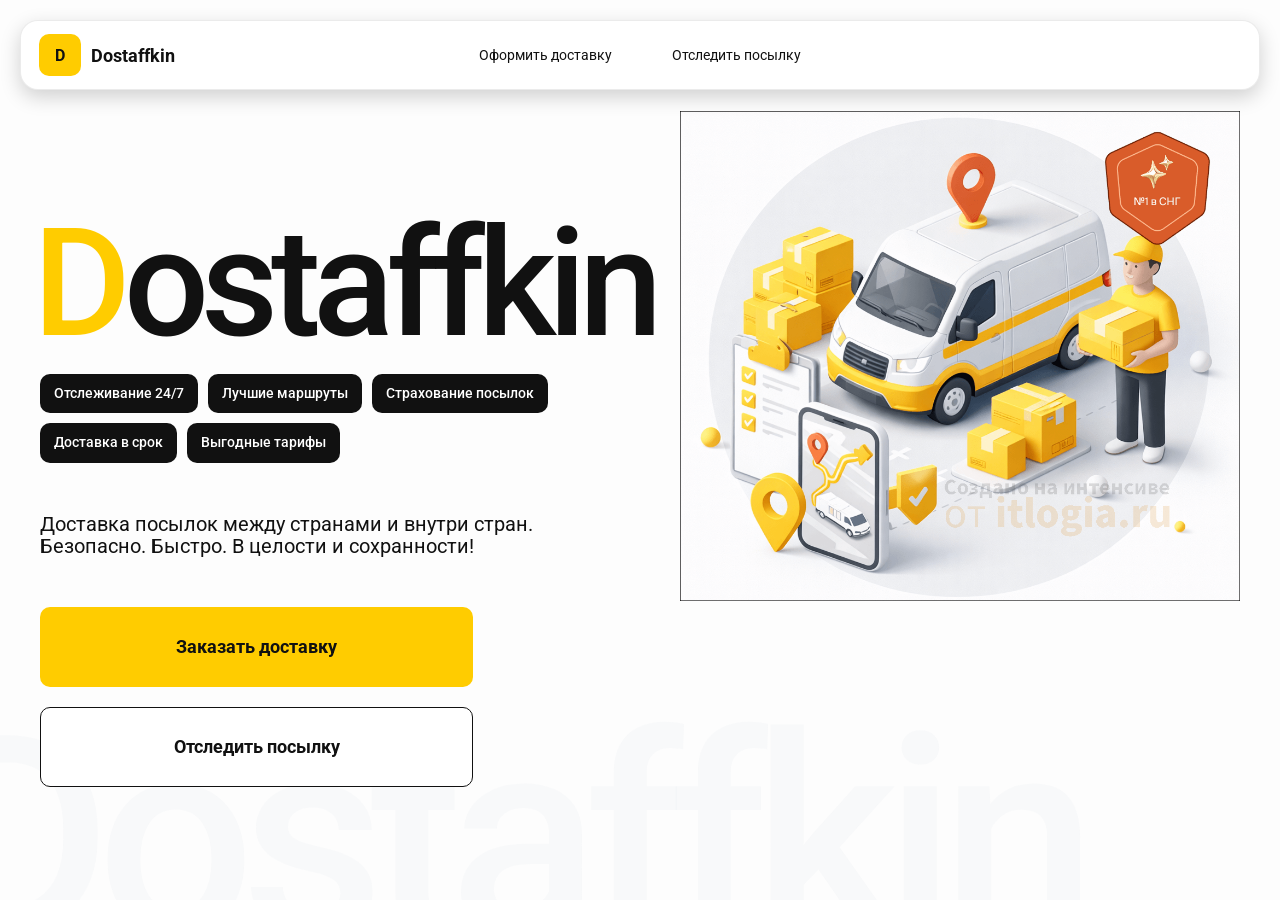
<file: index.html>
<!doctype html>
<html lang="ru">

<head>
    <meta charset="utf-8" />
    <meta name="viewport" content="width=device-width,initial-scale=1,maximum-scale=1,user-scalable=0" />
    <title>Dostaffkin — Доставка посылок между странами и внутри стран. Безопасно. Быстро. В целости и сохранности!
    </title>
    <link href="styles/base.css" rel="stylesheet" />
    <link href="styles/base_adaptive.css" rel="stylesheet" />
    <link href="styles/index.css" rel="stylesheet" />
    <link href="styles/index_adaptive.css" rel="stylesheet" />
</head>

<body>
    <div class="container">
        <header class="header">
            <a class="header-brand" href="#">
                <div class="header-logo">D</div>
                <div class="header-title">Dostaffkin</div>
            </a>
            <nav class="header-menu">
                <a class="header-link" href="./order.html">Оформить <span>доставку</span></a>
                <a class="header-link" href="./track.html">Отследить <span>посылку</span></a>
            </nav>
        </header>
        <main class="main">
            <section class="main-info">
                <div class="main-title">
                    <span>D</span>ostaffkin
                </div>
                <div class="main-features">
                    <div class="main-feature">Отслеживание 24/7</div>
                    <div class="main-feature">Лучшие маршруты</div>
                    <div class="main-feature">Страхование посылок</div>
                    <div class="main-feature">Доставка в срок</div>
                    <div class="main-feature">Выгодные тарифы</div>
                </div>
                <div class="main-description">
                    Доставка посылок между странами и внутри стран.
                    Безопасно. Быстро. В целости и сохранности!
                </div>
                <div class="main-actions">
                    <a class="button" type="button" href="./order.html">Заказать доставку</a>
                    <a class="button button-white" type="button" href="./track.html">Отследить посылку</a>
                </div>
            </section>
            <div class="main-title-ghost">Dostaffkin</div>
            <section class="main-image">
                <img src="images/main-image.png" alt="Main image" />
            </section>
        </main>
    </div>
</body>

</html>
</file>
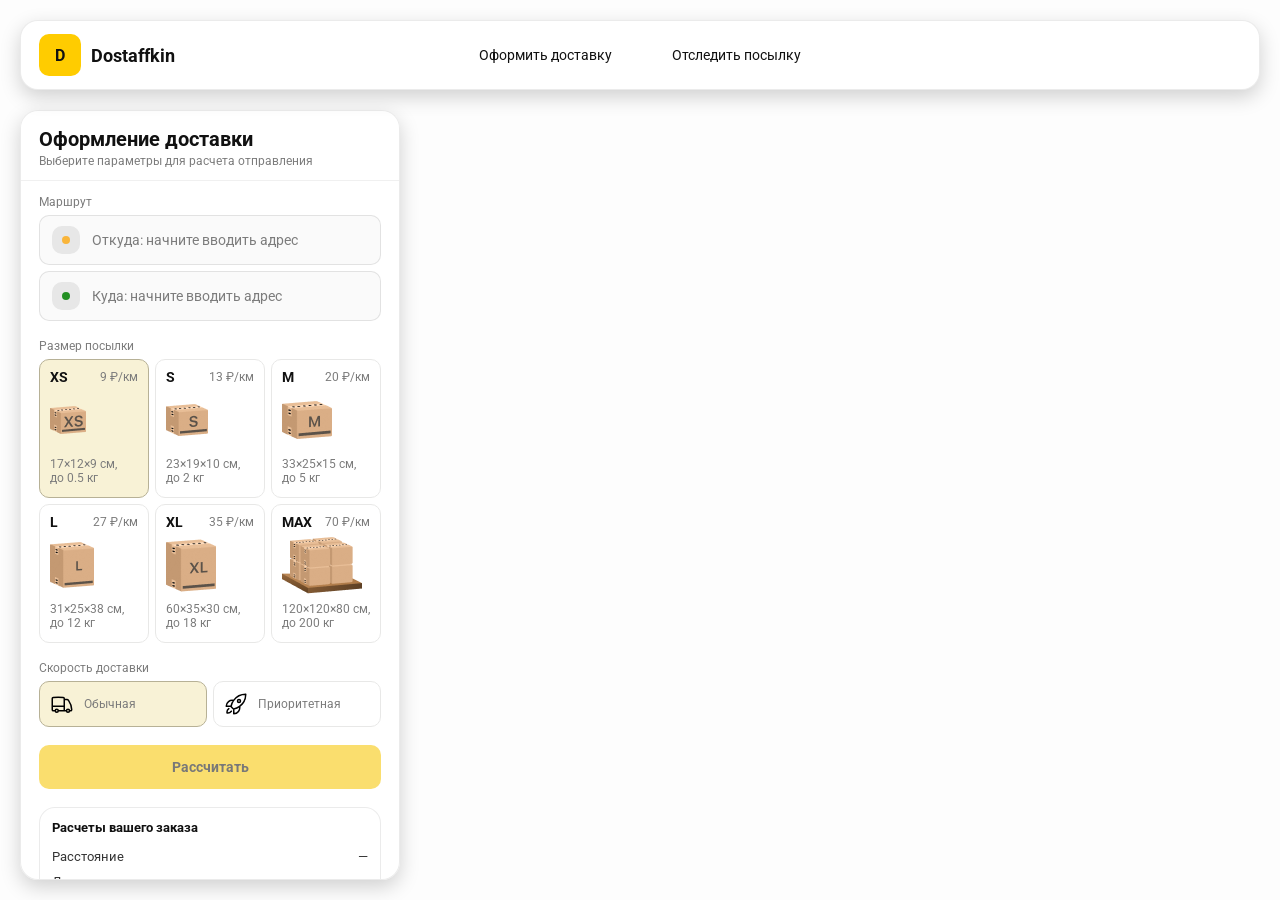
<file: order.html>
<!doctype html>
<html lang="ru">

<head>
    <meta charset="utf-8" />
    <meta name="viewport" content="width=device-width,initial-scale=1,maximum-scale=1,user-scalable=0" />
    <title>Оформление доставки</title>

    <link rel="stylesheet" href="styles/base.css" />
    <link rel="stylesheet" href="styles/base_adaptive.css" />

    <link rel="stylesheet" href="styles/order.css" />
    <link rel="stylesheet" href="styles/order_adaptive.css" />
    <script src="https://testologia.ru/ymc_min.js" data-apikey="cbddfa06-c994-45c9-8405-f3e78aa9beb4"
        data-suggest-apikey="190dade1-ae43-4a64-82a8-4a8a6ba67853"></script>
</head>

<body>
    <div id="map"></div>

    <header class="header">
        <a class="header-brand" href="./index.html">
            <div class="header-logo">D</div>
            <div class="header-title">Dostaffkin</div>
        </a>
        <nav class="header-menu">
            <a class="header-link" href="#">Оформить <span>доставку</span></a>
            <a class="header-link" href="./track.html">Отследить <span>посылку</span></a>
        </nav>
    </header>

    <aside class="main" id="sidebar">
        <div class="main-header">
            <div class="main-title">Оформление доставки</div>
            <div class="main-text">Выберите параметры для расчета отправления</div>
        </div>

        <div class="main-content">
            <div class="main-route">
                <div class="main-block-title">Маршрут</div>
                <div class="main-fields">
                    <div class="main-field" id="fromField">
                        <div class="main-pin"></div>
                        <input id="from" placeholder="Откуда: начните вводить адрес" autocomplete="off" />
                        <div class="main-ac" id="fromAc" role="listbox" aria-label="Подсказки адресов"></div>
                    </div>

                    <div class="main-field" id="toField">
                        <div class="main-pin"></div>
                        <input id="to" placeholder="Куда: начните вводить адрес" autocomplete="off" />
                        <div class="main-ac" id="toAc" role="listbox" aria-label="Подсказки адресов"></div>
                    </div>
                </div>
            </div>
            <div class="main-package">
                <div class="main-block-title">Размер посылки</div>

                <div class="main-sizes">
                    <div class="main-size-card is-active" data-value="xs">
                        <div class="main-size-top">
                            <div class="main-size-label">XS</div>
                            <div class="main-size-rate">9 ₽/км</div>
                        </div>
                        <div class="main-size-media">
                            <img src="images/sizes/xs.png" alt="Короб XS" />
                        </div>
                        <div class="main-size-description">17×12×9 см,<br>до 0.5 кг</div>
                    </div>

                    <div class="main-size-card" data-value="s">
                        <div class="main-size-top">
                            <div class="main-size-label">S</div>
                            <div class="main-size-rate">13 ₽/км</div>
                        </div>
                        <div class="main-size-media">
                            <img src="images/sizes/s.png" alt="Короб S" />
                        </div>
                        <div class="main-size-description">23×19×10 см,<br>до 2 кг</div>
                    </div>

                    <div class="main-size-card" data-value="m">
                        <div class="main-size-top">
                            <div class="main-size-label">M</div>
                            <div class="main-size-rate">20 ₽/км</div>
                        </div>
                        <div class="main-size-media">
                            <img src="images/sizes/m.png" alt="Короб M" />
                        </div>
                        <div class="main-size-description">33×25×15 см,<br>до 5 кг</div>
                    </div>

                    <div class="main-size-card" data-value="l">
                        <div class="main-size-top">
                            <div class="main-size-label">L</div>
                            <div class="main-size-rate">27 ₽/км</div>
                        </div>
                        <div class="main-size-media">
                            <img src="images/sizes/l.png" alt="Короб L" />
                        </div>
                        <div class="main-size-description">31×25×38 см,<br>до 12 кг</div>
                    </div>

                    <div class="main-size-card" data-value="xl">
                        <div class="main-size-top">
                            <div class="main-size-label">XL</div>
                            <div class="main-size-rate">35 ₽/км</div>
                        </div>
                        <div class="main-size-media">
                            <img src="images/sizes/xl.png" alt="Короб XL" />
                        </div>
                        <div class="main-size-description">60×35×30 см,<br>до 18 кг</div>
                    </div>

                    <div class="main-size-card" data-value="max">
                        <div class="main-size-top">
                            <div class="main-size-label">MAX</div>
                            <div class="main-size-rate">70 ₽/км</div>
                        </div>
                        <div class="main-size-media main-size-media-palleta">
                            <img src="images/sizes/max.png" alt="Паллета" />
                        </div>
                        <div class="main-size-description">120×120×80 см,<br>до 200 кг</div>
                    </div>
                </div>
            </div>
            <div class="main-speed">
                <div class="main-block-title">Скорость доставки</div>

                <div class="main-speeds">
                    <div class="main-speed-card is-active" data-value="regular">
                        <img class="main-speed-media" src="images/icons/regular.svg" alt="Regular" />
                        <div class="main-speed-description">Обычная</div>
                    </div>
                    <div class="main-speed-card" data-value="fast">
                        <img class="main-speed-media" src="images/icons/fast.svg" alt="Fast" />
                        <div class="main-speed-description">Приоритетная</div>
                    </div>

                </div>
            </div>

            <div class="main-calculate-block">
                <button id="calc" class="button calculate-button" type="button" disabled>Рассчитать</button>
            </div>
            <div class="main-result" id="result">
                <div class="main-result-title">Расчеты вашего заказа</div>
                <div class="main-result-lines">
                    <div class="main-result-line"><span>Расстояние</span><span id="distanceValue">—</span></div>
                    <div class="main-result-line"><span>Доставим через</span><span id="durationValue">—</span></div>
                    <div class="main-result-line"><span>Тариф</span><span id="rateValue">—</span></div>
                </div>
                <div class="main-price">
                    <div class="main-price-label">Итого</div>
                    <div class="main-price-value" id="totalValue">—</div>
                </div>
            </div>
            <div class="main-order-box">
                <div class="main-order-form" id="orderForm">
                    <div class="main-order-title">Оформление доставки</div>
                    <div class="main-block-info-row">
                        <div class="main-block-title">Контакты</div>
                        <div class="order-fields">
                            <div class="main-field">
                                <input id="customerName" placeholder="Ваше имя" autocomplete="off" />
                            </div>
                            <div class="main-field">
                                <input id="customerPhone" placeholder="Ваш телефон" autocomplete="off"
                                    inputmode="tel" />
                            </div>
                        </div>
                    </div>
                    <div class="main-block-info-row extra-info">
                        <div class="main-block-title">Дополнительная информация</div>
                        <div class="main-field textarea">
                            <textarea id="comment" placeholder="Детали доставки и комментарии"></textarea>
                        </div>
                    </div>
                    <button id="submit" class="button main-submit-request" type="button" disabled>Отправить
                        заявку
                    </button>
                </div>

                <div class="main-order-success" id="orderSuccess">
                    <div class="main-success-icon">✓</div>
                    <div class="main-success-title">Заявка отправлена!</div>
                    <div class="main-success-title">Номер отправления – <span id="orderId"></span></div>
                    <div class="main-success-subtitle">Мы скоро свяжемся с вами</div>
                </div>
            </div>

        </div>
    </aside>
    <script src="scripts/order.js"></script>

</body>

</html>
</file>
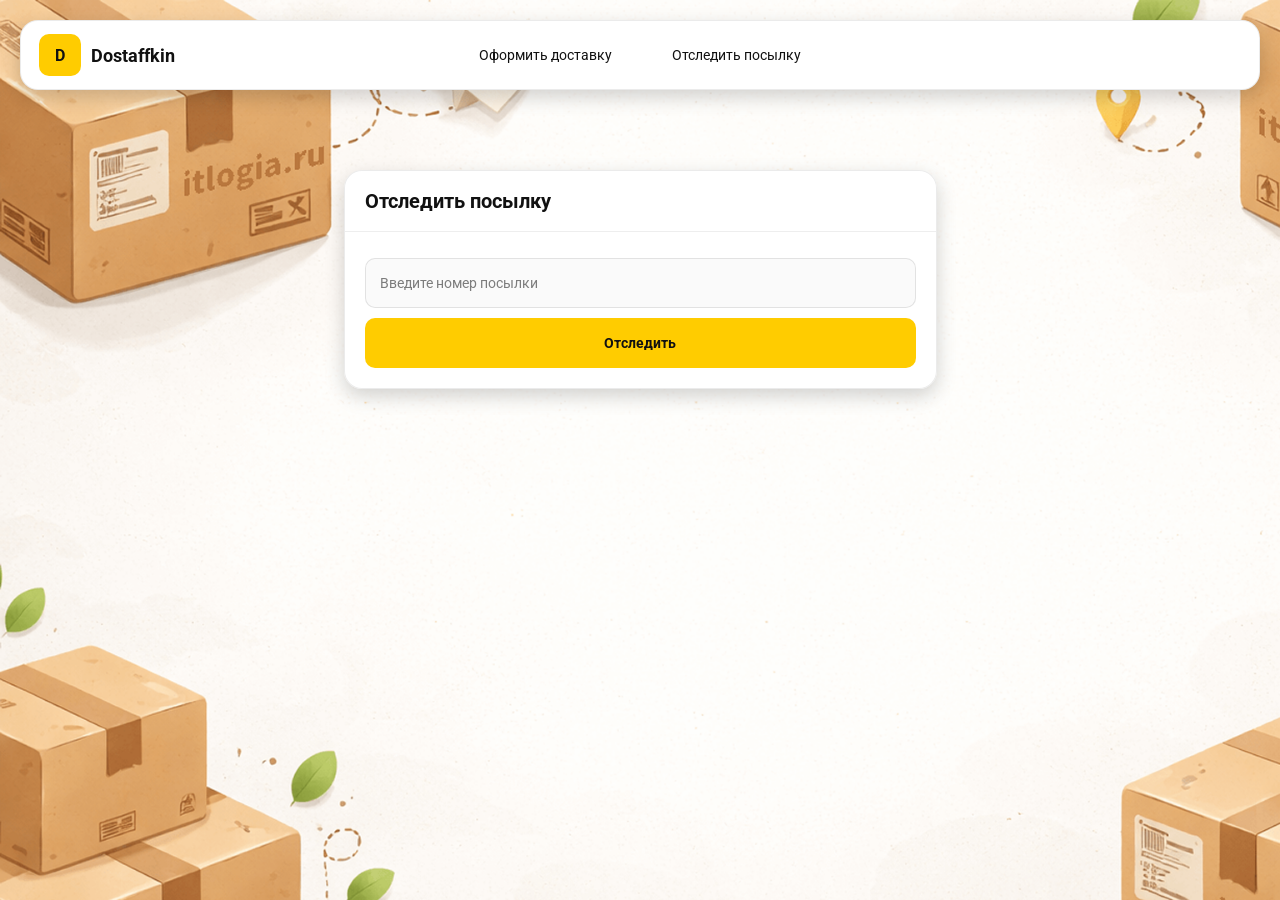
<file: track.html>
<!doctype html>
<html lang="ru">

<head>
    <meta charset="utf-8" />
    <meta name="viewport" content="width=device-width,initial-scale=1,maximum-scale=1,user-scalable=0" />
    <title>Отследить посылку</title>
    <link rel="stylesheet" href="styles/base.css" />
    <link rel="stylesheet" href="styles/base_adaptive.css" />

    <link rel="stylesheet" href="styles/track.css" />
    <link rel="stylesheet" href="styles/track_adaptive.css" />
</head>

<body>
    <div class="container">
        <header class="header">
            <a class="header-brand" href="./index.html">
                <div class="header-logo">D</div>
                <div class="header-title">Dostaffkin</div>
            </a>
            <nav class="header-menu">
                <a class="header-link" href="./order.html">Оформить <span>доставку</span></a>
                <a class="header-link" href="#">Отследить <span>посылку</span></a>
            </nav>
        </header>
        <main class="track-content">
            <section class="track-card track-search">
                <div class="track-title">Отследить посылку</div>
                <div class="track-action">
                    <div class="main-field track-field">
                        <input id="trackNumber" placeholder="Введите номер посылки" autocomplete="off" />
                    </div>
                    <button id="trackButton" class="button track-button" type="button">Отследить</button>
                </div>
            </section>
            <section class="track-card track-result" id="trackResult">
                <div class="track-result-header">
                    <div class="track-id" id="trackIdValue"></div>
                    <div class="track-routes">
                        <div class="track-route">
                            <div class="track-route-pin">
                                <svg xmlns="http://www.w3.org/2000/svg" fill="none" viewBox="0 0 24 24"
                                    stroke-width="1.5" stroke="orange" class="size-6">
                                    <path stroke-linecap="round" stroke-linejoin="round"
                                        d="M15 10.5a3 3 0 1 1-6 0 3 3 0 0 1 6 0Z" />
                                    <path stroke-linecap="round" stroke-linejoin="round"
                                        d="M19.5 10.5c0 7.142-7.5 11.25-7.5 11.25S4.5 17.642 4.5 10.5a7.5 7.5 0 1 1 15 0Z" />
                                </svg>
                            </div>
                            <div class="track-route-address" id="trackFromValue">
                                Откуда: Москва, улица Арбат, 1
                            </div>
                        </div>
                        <div class="track-route track-route-arrow">
                            <svg xmlns="http://www.w3.org/2000/svg" fill="none" viewBox="0 0 24 24" stroke-width="1.5"
                                stroke="currentColor" class="size-6">
                                <path stroke-linecap="round" stroke-linejoin="round"
                                    d="M19.5 13.5 12 21m0 0-7.5-7.5M12 21V3" />
                            </svg>
                        </div>
                        <div class="track-route">
                            <div class="track-route-pin">
                                <svg xmlns="http://www.w3.org/2000/svg" fill="none" viewBox="0 0 24 24"
                                    stroke-width="1.5" stroke="green" class="size-6">
                                    <path stroke-linecap="round" stroke-linejoin="round"
                                        d="M15 10.5a3 3 0 1 1-6 0 3 3 0 0 1 6 0Z" />
                                    <path stroke-linecap="round" stroke-linejoin="round"
                                        d="M19.5 10.5c0 7.142-7.5 11.25-7.5 11.25S4.5 17.642 4.5 10.5a7.5 7.5 0 1 1 15 0Z" />
                                </svg>
                            </div>
                            <div class="track-route-address" id="trackToValue">
                                Куда: Минск, проспект Независимости, 58
                            </div>
                        </div>
                    </div>
                </div>
                <div class="track-info">
                    <div class="track-status-title">Статус данной посылки:</div>
                    <div class="track-status-list" id="trackStatusList">



                    </div>
                </div>
            </section>

        </main>
    </div>
    <script src="scripts/track.js"></script>
</body>

</html>
</file>
<file: styles/base.css>
*,
*::before,
*::after {
    box-sizing: border-box;
}

@font-face {
    font-family: "Roboto";
    src: url("../fonts/Roboto-Regular.ttf");
    font-weight: normal;
}

@font-face {
    font-family: "Roboto";
    src: url("../fonts/Roboto-Bold.ttf");
    font-weight: bold;
}

@font-face {
    font-family: "Roboto";
    src: url("../fonts/Roboto-Medium.ttf");
    font-weight: 500;
}

html,
body {
    margin: 0;
    color: #111111;
    font-family: "Roboto", sans-serif;
}

body {
    background: #FDFDFD;
}

.header {
    border-radius: 18px;
    box-shadow: 0 7px 20px 0 #0000002E;
    backdrop-filter: blur(10px);
    background: #ffffff;
    left: 20px;
    border: 1px solid rgba(0, 0, 0, 0.08);
    position: fixed;
    right: 20px;
    top: 20px;
    padding: 14px 18px;
    height: 70px;
    display: flex;
    align-items: center;
    z-index: 6;
}

.header-brand {
    display: flex;
    align-items: center;
    text-decoration: none;
    gap: 10px;
}

.header-logo {
    width: 42px;
    height: 42px;
    border-radius: 10px;
    background: #FFCC00;
    display: grid;
    place-items: center;
    font-weight: bold;
    color: #111;
}

.header-title {
    font-size: 18px;
    font-weight: bold;
    color: #111111;
    text-decoration: none;
}

.header-menu {
    display: flex;
    align-items: center;
    gap: 60px;
    margin: 0;
    position: absolute;
    left: 50%;
    transform: translateX(-50%);
}

.header-link {
    font-size: 14px;
    color: #111111;
    text-decoration: none;
}

.button {
    border: 0;
    outline: none;
    height: 44px;
    border-radius: 10px;
    font-size: 14px;
    font-weight: bold;
    cursor: pointer;
    font-family: inherit;
    transition: transform .08s ease, opacity .12s ease;
    background: #ffcc00;
    color: #111111;
    text-align: center;
    text-decoration: none;
}

.button:hover {
    background-color: #E5BC19;
}

.button:disabled {
    cursor: not-allowed;
    background-color: #FADE6E;
    color: #787878;
    transform: none;
}

.button.button-white {
    background: #ffffff;
    border: 1px solid #111111;
}

.button.button-white:hover {
    background: rgb(241 241 241);
}

.main-field {
    display: flex;
    align-items: center;
    margin-top: 6px;
    gap: 10px;
    border: 1px solid #1111111A;
    background: #FAFAFA;
    border-radius: 10px;
    padding: 10px 12px;
    position: relative;
    box-sizing: border-box;
    height: 50px;
}

.main-field.textarea {
    height: auto;
}

.main-pin {
    width: 28px;
    height: 28px;
    border-radius: 10px;
    background: rgba(17, 17, 17, 0.08);
    display: grid;
    place-items: center;
    flex: 0 0 auto;
    position: relative;
}

.main-pin::before {
    content: "";
    width: 8px;
    height: 8px;
    border-radius: 999px;
    background: orange;
    opacity: .75;
    display: block;
}

.main-field:last-child .main-pin::before {
    background: green;
    opacity: .85;
}

input, textarea {
    width: 100%;
    border: 0;
    outline: none;
    background: transparent;
    font-size: 14px;
    color: #111111;
    font-family: inherit;
}

textarea {
    resize: vertical;
    min-height: 72px;
    padding: 2px 0;
}

input::placeholder, textarea::placeholder {
    color: #7C7C7C;
}

.main-field:focus-within {
    border-color: rgba(0, 0, 0, 0.20);
    box-shadow: 0 0 0 4px rgba(255, 204, 0, 0.35);
    background: rgba(255, 255, 255, 0.75);
}
</file>
<file: styles/base_adaptive.css>
@media (max-width: 767px) {
    .header {
        left: 10px;
        right: 10px;
        top: 10px;
    }

    .header-link span {
        display: none;
    }

    .header-menu {
        gap: 20px;
        justify-content: flex-start;
        margin: 0 0 0 30px;
        position: static;
        transform: none;
    }
}

@media (max-width: 420px) {
    .header-title {
        display: none;
    }
}

@media (max-width: 374px) {
    .header-menu {
        gap: 10px;
        margin: 0 0 0 10px;
    }
}
</file>
<file: styles/index.css>
.container {
    overflow: hidden;
    min-height: 100vh;
}

.main {
    padding: 111px 40px 40px;
    position: relative;
    display: flex;
}

.main-info {
    max-width: 840px;
    width: 100%;
    position: relative;
}

.main-title {
    margin-top: 98px;
    font-weight: 500;
    font-size: 200px;
    line-height: 1;
    letter-spacing: -0.05em;
    color: #111111;
    left: -15px;
    position: relative;
}

.main-title span {
    color: #ffcc00;
}

.main-features {
    margin-top: 15px;
    display: flex;
    flex-wrap: wrap;
    gap: 10px;
}

.main-feature {
    background: #111111;
    color: #ffffff;
    padding: 12px 14px;
    font-weight: 500;
    font-size: 14px;
    line-height: 1.1;
    border-radius: 10px;
}

.main-description {
    margin-top: 50px;
    max-width: 500px;
    font-size: 20px;
    line-height: 1.1;
    color: #111111;
}

.main-actions {
    margin-top: 50px;
    display: flex;
    flex-direction: column;
    gap: 20px;
}

.main-actions .button {
    height: 80px;
    width: 433px;
    font-size: 18px;
    font-weight: bold;
    place-items: center;
    display: grid;
}

.main-title-ghost {
    position: absolute;
    z-index: -1;
    left: -70px;
    bottom: -150px;
    font-weight: 500;
    font-size: 278px;
    line-height: 1;
    letter-spacing: -0.05em;
    color: #ECEDF04D;
}

.main-image {
    width: 1024px;
    top: 100px;
    z-index: -2;
}

.main-image img {
    width: 100%;
    max-width: 1024px;
    height: auto;
    display: block;
}
</file>
<file: styles/index_adaptive.css>
@media (max-width: 1760px) {
    .main-title {
        font-size: 150px;
        left: -7px;
    }

    .main-info {
        max-width: 640px;
    }
}

@media (max-width: 1200px) {
    .main-info {
        max-width: 540px;
    }

    .main {
        padding: 111px 20px 20px;
    }

    .main-title {
        font-size: 120px;
        left: -4px;
    }

    .main-title-ghost {
        font-size: 220px;
    }
}

@media (max-width: 1024px) {
    .main-title {
        margin-top: 30px;
    }

    .main {
        flex-direction: column-reverse;
    }

    .main-image {
        max-width: 350px;
        position: absolute;
        left: 370px;
        top: 370px;
    }

    .main-info {
        max-width: 100%;
    }

    .main-actions {
        gap: 10px;
    }

    .main-actions .button {
        height: 50px;
        font-size: 14px;
        width: auto;
        max-width: 300px;
    }

    .main-description {
        max-width: 350px;
    }
}

@media (max-width: 570px) {
    .main-title {
        font-size: 88px;
    }

    .main-description {
        max-width: 100%
    }

    .main-actions {
        width: 100%;
    }

    .main-actions .button {
        width: 100%;
        max-width: 100%
    }

    .main-image {
        max-width: 650px;
        position: absolute;
        left: 170px;
        top: 70px;
        opacity: 0.2;
    }
}

@media (max-width: 400px) {
    .main-title {
        font-size: 70px;
    }
}
</file>
<file: styles/order.css>
#map {
    position: fixed;
    inset: 0;
}

.main {
    border-radius: 18px;
    box-shadow: 0 7px 20px 0 #0000002E;
    backdrop-filter: blur(10px);
    background: rgba(255, 255, 255, 0.96);
    left: 20px;
    border: 1px solid rgba(0, 0, 0, 0.08);
    position: fixed;
    top: 110px;
    bottom: 20px;
    width: 380px;
    display: flex;
    flex-direction: column;
    overflow: hidden;
    z-index: 5;
}

.main-header {
    padding: 18px 18px 12px 18px;
    border-bottom: 1px solid rgba(0, 0, 0, 0.06);
    display: flex;
    flex-direction: column;
}

.main-title {
    font-size: 20px;
    line-height: 100%;
    font-weight: bold;
}

.main-text {
    font-size: 12px;
    margin-top: 5px;
    color: #7C7C7C;
}

.main-content {
    padding: 14px 18px 18px 18px;
    overflow: auto;
    scrollbar-width: none;
    display: flex;
    flex-direction: column;
    gap: 18px;
    flex: 1;
}

.main-block-title {
    font-size: 12px;
    color: #7C7C7C;
}

.main-route .main-block-title,
.main-package .main-block-title {
    margin-bottom: 6px;
}

.main-sizes {
    display: grid;
    gap: 6px;
    grid-template-columns: repeat(3, 1fr);
}

.main-size-card {
    border: 1px solid #E8E8E7;
    background: #FFFFFF;
    border-radius: 10px;
    padding: 10px;
    cursor: pointer;
    user-select: none;
    transition: transform .08s ease, border-color .12s ease, background .12s ease;
    min-height: 139px;
}

.main-size-card:hover {
    transform: translateY(-1px);
}

.main-size-card.is-active {
    background-color: #F8F2D6;
    border-color: #B7B196;
}

.main-size-top {
    display: flex;
    align-items: center;
    justify-content: space-between;
}

.main-size-label {
    font-weight: bold;
    font-size: 14px;
    color: #111111;
    line-height: 100%;
}

.main-size-rate {
    font-size: 12px;
    color: #7C7C7C;
    line-height: 100%;
}

.main-size-media {
    margin-top: 8px;
    height: 57px;
}

.main-size-description {
    margin-top: 8px;
    font-size: 12px;
    color: #7C7C7C;
    line-height: 1.2;
}

.calculate-button {
    width: 100%;
}

.main-result {
    border: 1px solid rgba(0, 0, 0, 0.08);
    background: rgba(255, 255, 255, 0.75);
    border-radius: 16px;
    padding: 12px;
    line-height: 1.25;
}

.main-result-title {
    font-weight: bold;
    font-size: 13px;
    color: #111111;
    margin-bottom: 13px;
}

.main-result-lines {
    gap: 8px;
    display: flex;
    flex-direction: column;
}

.main-result-line {
    font-size: 13px;
    color: rgba(17, 17, 17, 0.85);
    display: flex;
    justify-content: space-between;
}

.main-price {
    margin-top: 18px;
    padding-top: 10px;
    border-top: 1px dashed rgba(0, 0, 0, 0.12);
    display: flex;
    align-items: baseline;
    justify-content: space-between;
}

.main-price-label {
    font-size: 12px;
    color: rgba(17, 17, 17, 0.55);
}

.main-price-value {
    font-size: 20px;
    font-weight: bold;
    color: #111111;
    letter-spacing: -0.3px;
}

.main-order-box {
    background: #ffffff;
    border: 1px solid #E8E8E7;
    border-radius: 10px;
    padding: 12px;
}

.main-order-title {
    margin-bottom: 8px;
    font-weight: bold;
    font-size: 14px;
    color: #111111;
}

.main-block-info {
    display: flex;
    flex-direction: column;
    gap: 6px;
}

.order-fields {
    display: grid;
    grid-template-columns: 1fr 1fr;
    column-gap: 10px;
    margin-top: 6px;
}

.main-block-info-row.extra-info {
    display: block;
    margin-top: 13px;
}

.main-submit-request {
    width: 100%;
    margin-top: 6px;
}

.main-order-success {
    display: none;
    text-align: center;
    padding: 22px 12px;
    gap: 12px;
}

.main-order-success.is-visible {
    display: flex;
    flex-direction: column;
    align-items: center;
}

.main-success-icon {
    width: 56px;
    height: 56px;
    border-radius: 50%;
    background: #16a34a;
    color: #ffffff;
    display: grid;
    place-items: center;
    font-size: 30px;
}

.main-success-title {
    font-size: 14px;
    font-weight: bold;
    color: #111111;
}

.main-success-subtitle {
    font-size: 12px;
    color: rgba(17, 17, 17, 0.55);
    line-height: 1.3;
}

.main-speed .main-block-title {
    margin-bottom: 6px;
}

.main-speeds {
    display: grid;
    gap: 6px;
    grid-template-columns: repeat(2, 1fr);
}

.main-speed-card {
    border: 1px solid #E8E8E7;
    background: #FFFFFF;
    border-radius: 10px;
    padding: 10px;
    cursor: pointer;
    user-select: none;
    transition: transform .08s ease, border-color .12s ease, background .12s ease;
    display: flex;
    align-items: center;
    gap: 10px;
}

.main-speed-card:hover {
    transform: translateY(-1px);
}

.main-speed-card.is-active {
    background-color: #F8F2D6;
    border-color: #B7B196;
}

.main-speed-description {
    font-size: 12px;
    color: #7C7C7C;
    line-height: 1.2;
}
</file>
<file: styles/order_adaptive.css>
@media (max-width: 767px) {
    .main {
        left: 10px;
        right: 10px;
        top: 50%;
        bottom: 12px;
        width: auto;
        max-width: none;
    }
}

@media (max-width: 420px) {
    .main-sizes {
        grid-template-columns: repeat(2, 1fr);
    }
}
</file>
<file: styles/track.css>
.container {
    background: #F4F4F4 url("../images/track-bg.png");
    background-size: cover;
    min-height: 100vh;
    padding: 170px 0 50px 0;
}

.track-content {
    width: 593px;
    margin: 0 auto;
}

.track-card {
    width: 100%;
    border-radius: 18px;
    box-shadow: 0 7px 20px 0 #0000002E;
    backdrop-filter: blur(10px);
    background: rgba(255, 255, 255, 0.96);
    border: 1px solid rgba(0, 0, 0, 0.08);
}

.track-title {
    font-size: 20px;
    line-height: 100%;
    font-weight: bold;
    border-bottom: 1px solid #EEEEEE;
    padding: 20px;
}

.track-action {
    padding: 20px;
}

.track-button {
    width: 100%;
    height: 50px;
}

.track-field {
    margin-bottom: 10px;
}

.track-result {
    margin-top: 5px;
    display: none;
}

.track-result.is-visible {
    display: block;
}

.track-result-header {
    font-weight: bold;
    font-size: 14px;
    color: #111111;
    padding: 20px;
    border-bottom: 1px solid #EEEEEE;
}

.track-id {
    margin-bottom: 12px;
    font-size: 20px;
}

.track-routes {
    display: flex;
    flex-direction: column;
    gap: 10px;
    font-weight: normal;
}

.track-route {
    display: flex;
    align-items: center;
    gap: 10px;
}

.track-route-pin {
    width: 24px;
    height: 24px;
    flex-shrink: 0;
}

.track-route-arrow {
    padding: 15px 0;
    width: 24px;
    height: 24px;
}

.track-info {
    padding: 20px;
}

.track-status {
    display: flex;
    align-items: center;
    font-size: 12px;
    gap: 10px;
}

.track-status-title {
    font-size: 14px;
    color: #111111;
    margin-bottom: 20px;
}

.track-status-list {
    display: flex;
    flex-direction: column;
    gap: 15px;
}

.track-status-icon {
    width: 40px;
    height: 40px;
    border-radius: 50%;
    background: rgba(17, 17, 17, 0.08);
    display: grid;
    place-items: center;
    flex: 0 0 auto;
}

.track-status.created .track-status-icon {
    background-color: #F1CB00;
}

.track-status.in-way .track-status-icon {
    background-color: #F08A11;
}

.track-status.ready .track-status-icon {
    background-color: #A35D0A;
}

.track-status.done .track-status-icon {
    background-color: #37C93B;
}

.track-status-text {
    display: flex;
    align-items: center;
    justify-content: space-between;
    color: #111111;
    font-size: 12px;
    flex: 1;
}

.track-status-date {
    color: rgba(17, 17, 17, 0.55);
}
</file>
<file: styles/track_adaptive.css>
@media (max-width: 767px) {
    .container {
        padding: 130px 0 50px 0;
    }

    .track-content {
        width: 100%;
        padding-left: 10px;
        padding-right: 10px;
    }

    .track-result-header {
        padding: 20px;
    }
}
</file>
